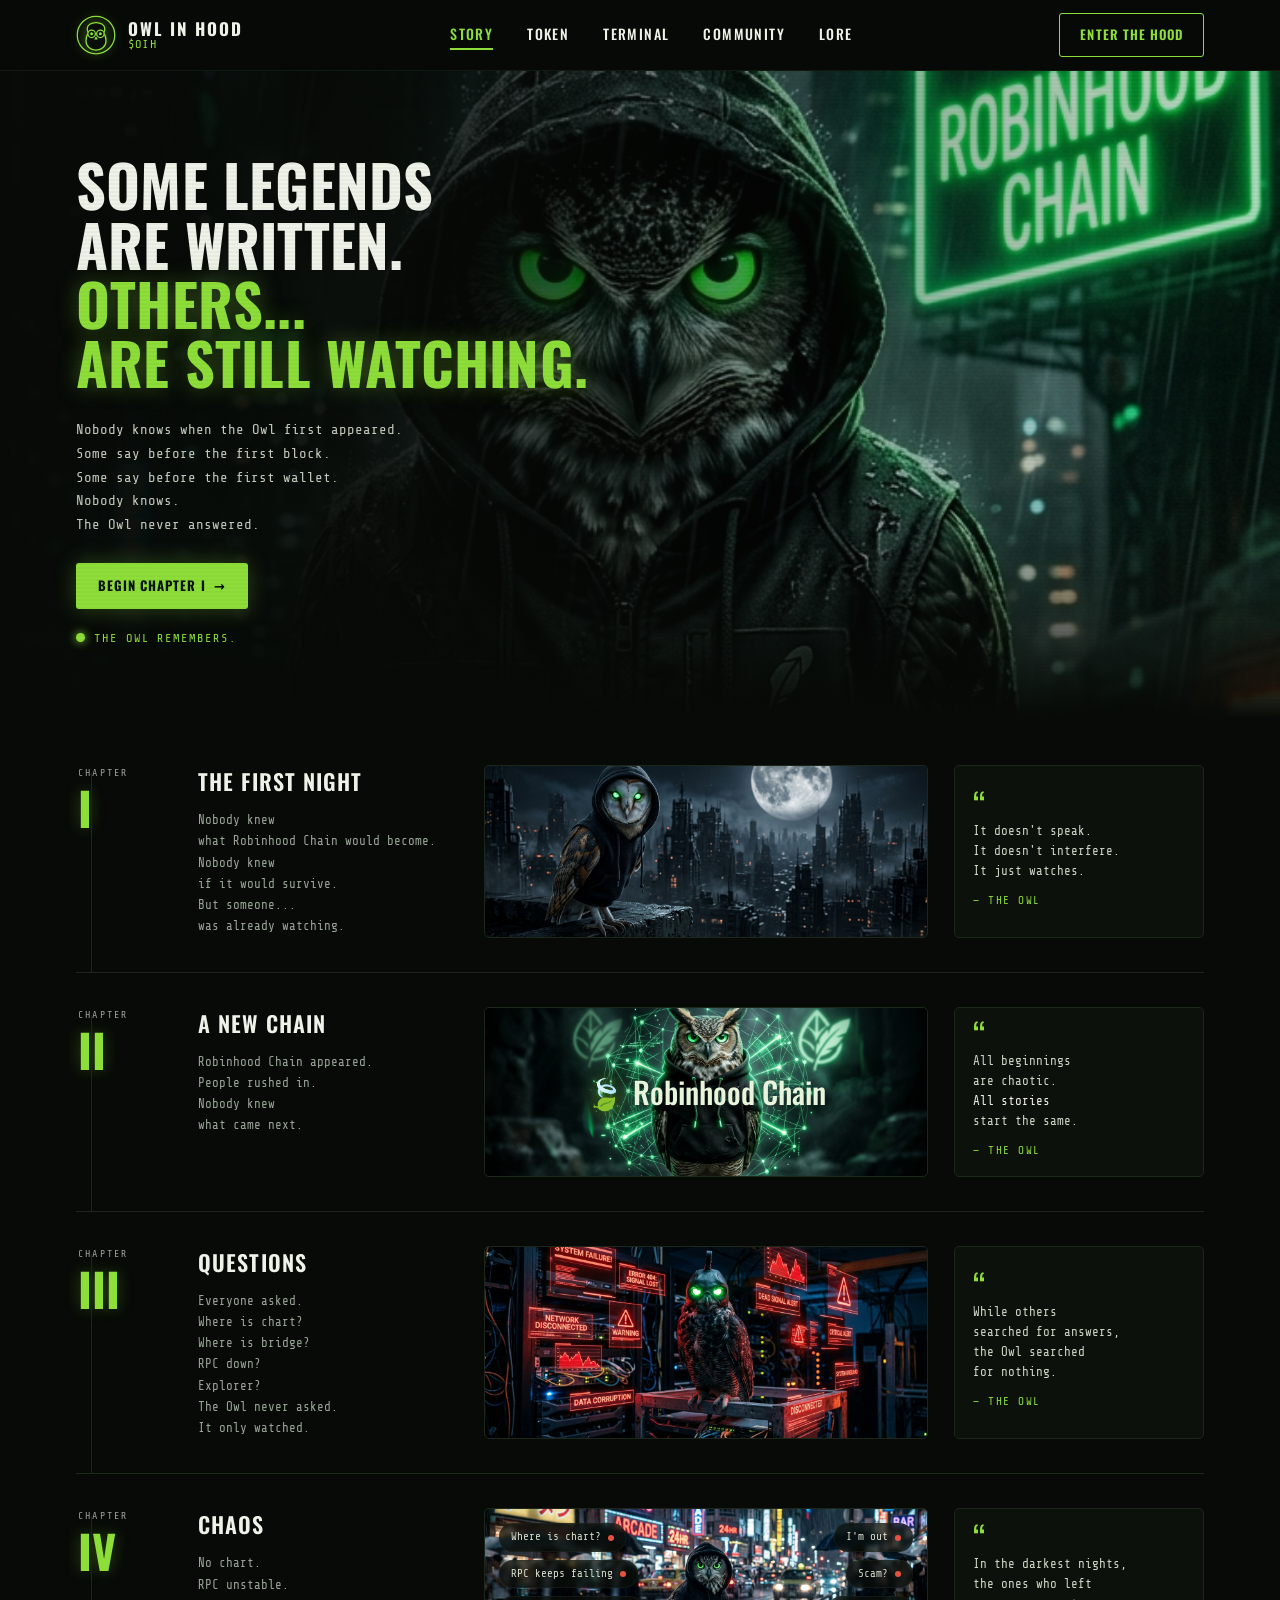
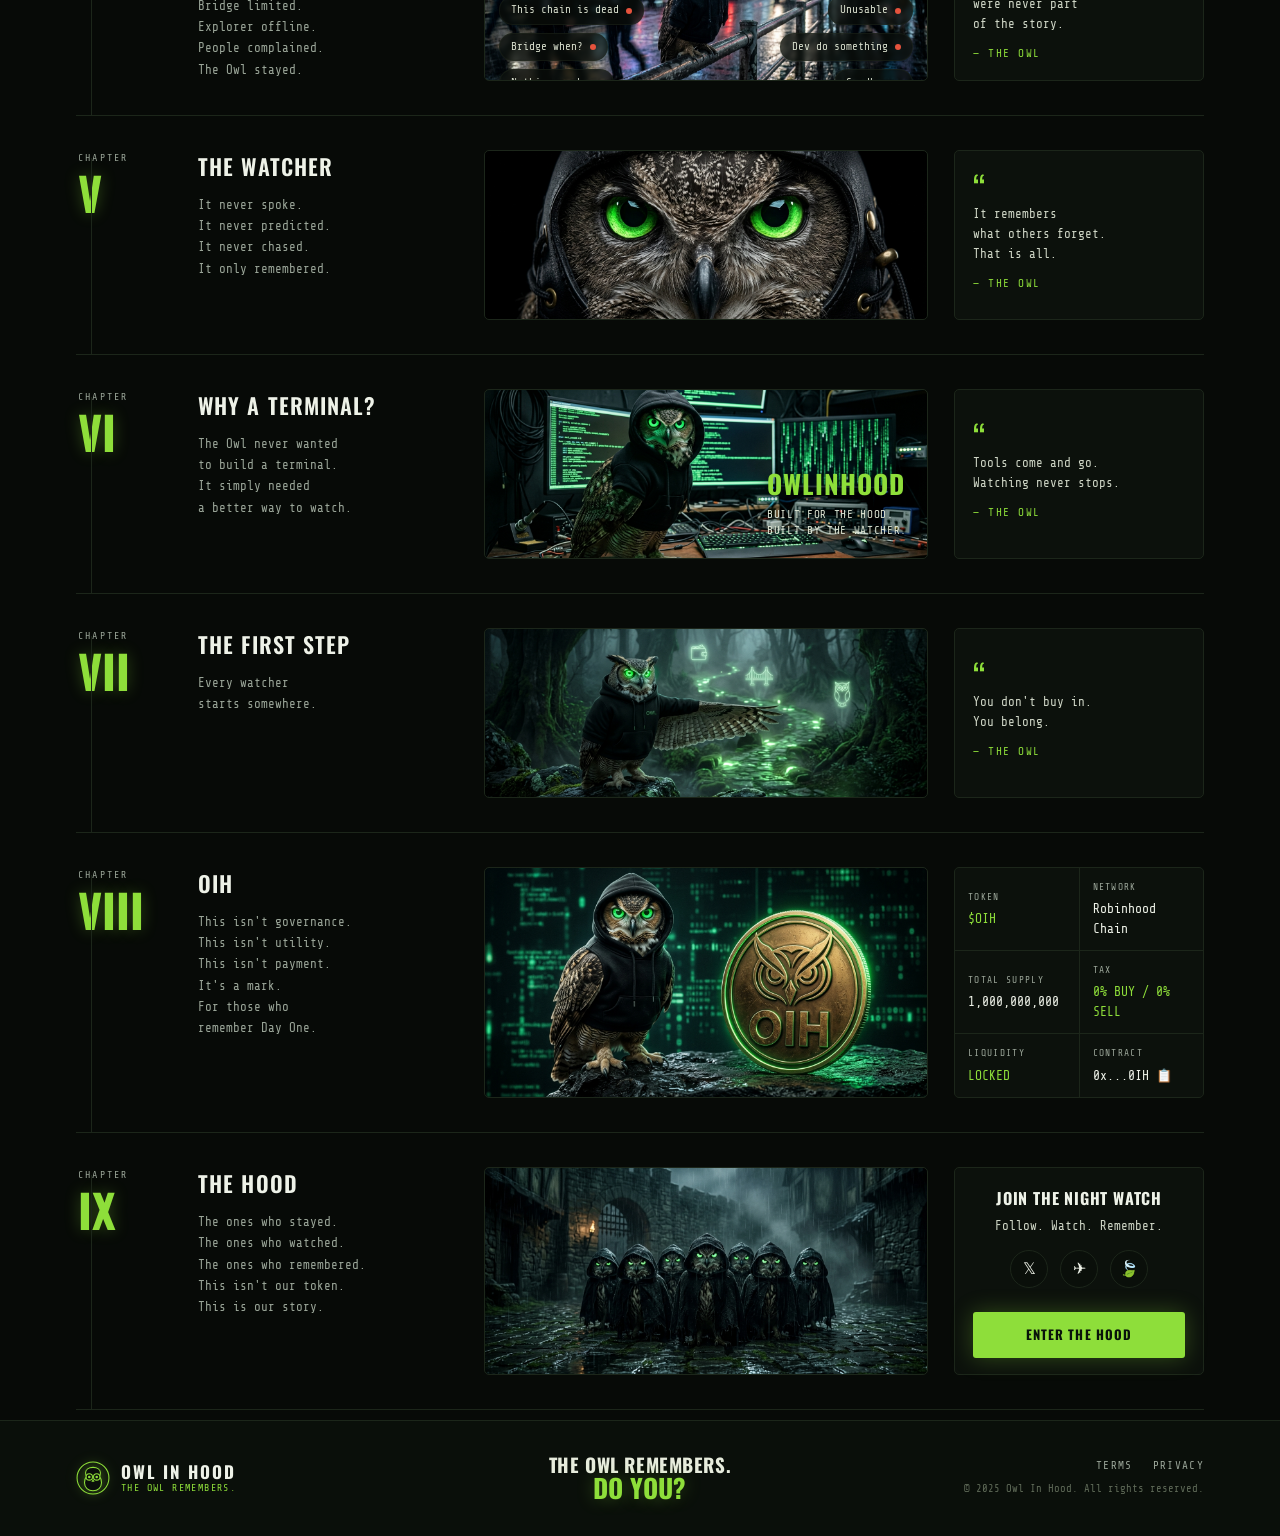
<file: index.html>
<!DOCTYPE html>
<html lang="en">
<head>
<link rel="icon" type="image/png" href="favicon.png" />
<meta http-equiv="Cache-Control" content="no-cache, no-store, must-revalidate" />
<meta http-equiv="Pragma" content="no-cache" />
<meta http-equiv="Expires" content="0" />
  <meta charset="UTF-8">
  <meta name="viewport" content="width=device-width, initial-scale=1">
  <title>Owl In Hood — $OIH | The Owl Remembers</title>
  <link rel="preconnect" href="https://fonts.googleapis.com">
  <link rel="preconnect" href="https://fonts.gstatic.com" crossorigin>
  <link href="https://fonts.googleapis.com/css2?family=Oswald:wght@400;500;600;700&family=Share+Tech+Mono&display=swap" rel="stylesheet">
  <link rel="stylesheet" href="styles.css?v=1783020113">
</head>
<body>

  <!-- ===================== HEADER / NAV ===================== -->
  <header class="site-header">
    <div class="nav-inner">
      <a href="#top" class="brand">
        <span class="brand-owl" aria-hidden="true">
          <svg viewBox="0 0 64 64" width="40" height="40">
            <circle cx="32" cy="32" r="30" fill="none" stroke="#8ede3a" stroke-width="2"/>
            <path d="M18 22c0-6 6-10 14-10s14 4 14 10c0 4-2 7-2 7 3 3 4 8 4 12 0 9-7 15-16 15s-16-6-16-15c0-4 1-9 4-12 0 0-2-3-2-7z" fill="#0a0e0a" stroke="#8ede3a" stroke-width="2"/>
            <circle cx="25" cy="30" r="6" fill="#0a0e0a" stroke="#8ede3a" stroke-width="2"/>
            <circle cx="39" cy="30" r="6" fill="#0a0e0a" stroke="#8ede3a" stroke-width="2"/>
            <circle cx="25" cy="30" r="2.4" fill="#8ede3a"/>
            <circle cx="39" cy="30" r="2.4" fill="#8ede3a"/>
            <path d="M32 34l-3 5h6z" fill="#8ede3a"/>
          </svg>
        </span>
        <span class="brand-text">
          <span class="brand-name">OWL IN HOOD</span>
          <span class="brand-ticker">$OIH</span>
        </span>
      </a>

      <nav class="main-nav">
        <a href="#story" class="active">STORY</a>
        <a href="#token">TOKEN</a>
        <a href="/watching/">TERMINAL</a>
        <a href="#community">COMMUNITY</a>
        <a href="#lore">LORE</a>
      </nav>

      <a href="/watching/" class="btn btn-outline">ENTER THE HOOD</a>
    </div>
  </header>

  <!-- ===================== HERO ===================== -->
  <section class="hero" id="top">
    <div class="hero-media" style="background-image:url('assets/hero_owl.jpeg')"></div>
    <div class="hero-overlay"></div>
    <div class="hero-inner">
      <div class="hero-copy">
        <h1 class="hero-title">
          <span class="line-white">SOME LEGENDS</span>
          <span class="line-white">ARE WRITTEN.</span>
          <span class="line-green">OTHERS...</span>
          <span class="line-green">ARE STILL WATCHING.</span>
        </h1>
        <p class="hero-lede">
          Nobody knows when the Owl first appeared.<br>
          Some say before the first block.<br>
          Some say before the first wallet.<br>
          Nobody knows.<br>
          The Owl never answered.
        </p>
        <a href="#story" class="btn btn-solid">BEGIN CHAPTER I&nbsp;&nbsp;&rarr;</a>
        <div class="hero-status"><span class="dot"></span> THE OWL REMEMBERS.</div>
      </div>
    </div>
  </section>

  <!-- ===================== STORY / CHAPTERS ===================== -->
  <main id="story" class="story">

    <!-- CHAPTER I -->
    <section class="chapter">
      <div class="ch-num"><span class="ch-label">CHAPTER</span><span class="ch-roman">I</span></div>
      <div class="ch-body">
        <h2 class="ch-title">THE FIRST NIGHT</h2>
        <p class="ch-text">Nobody knew<br>what Robinhood Chain would become.<br>Nobody knew<br>if it would survive.<br>But someone...<br>was already watching.</p>
      </div>
      <div class="ch-visual"><div class="ch-img" style="background-image:url('assets/ch1_night.jpeg')"></div></div>
      <blockquote class="ch-quote">
        <span class="q-mark">&ldquo;</span>
        <p>It doesn't speak.<br>It doesn't interfere.<br>It just watches.</p>
        <cite>&mdash; THE OWL</cite>
      </blockquote>
    </section>

    <!-- CHAPTER II -->
    <section class="chapter">
      <div class="ch-num"><span class="ch-label">CHAPTER</span><span class="ch-roman">II</span></div>
      <div class="ch-body">
        <h2 class="ch-title">A NEW CHAIN</h2>
        <p class="ch-text">Robinhood Chain appeared.<br>People rushed in.<br>Nobody knew<br>what came next.</p>
      </div>
      <div class="ch-visual">
        <div class="ch-img" style="background-image:url('assets/ch2_network.jpeg')">
          <div class="rh-badge"><span class="rh-leaf">&#127811;</span> Robinhood Chain</div>
        </div>
      </div>
      <blockquote class="ch-quote">
        <span class="q-mark">&ldquo;</span>
        <p>All beginnings<br>are chaotic.<br><strong>All stories</strong><br>start the same.</p>
        <cite>&mdash; THE OWL</cite>
      </blockquote>
    </section>

    <!-- CHAPTER III -->
    <section class="chapter">
      <div class="ch-num"><span class="ch-label">CHAPTER</span><span class="ch-roman">III</span></div>
      <div class="ch-body">
        <h2 class="ch-title">QUESTIONS</h2>
        <p class="ch-text">Everyone asked.<br>Where is chart?<br>Where is bridge?<br>RPC down?<br>Explorer?<br>The Owl never asked.<br>It only watched.</p>
      </div>
      <div class="ch-visual"><div class="ch-img" style="background-image:url('assets/ch3_questions.jpeg')"></div></div>
      <blockquote class="ch-quote">
        <span class="q-mark">&ldquo;</span>
        <p>While others<br>searched for answers,<br>the Owl searched<br>for nothing.</p>
        <cite>&mdash; THE OWL</cite>
      </blockquote>
    </section>

    <!-- CHAPTER IV -->
    <section class="chapter">
      <div class="ch-num"><span class="ch-label">CHAPTER</span><span class="ch-roman">IV</span></div>
      <div class="ch-body">
        <h2 class="ch-title">CHAOS</h2>
        <p class="ch-text">No chart.<br>RPC unstable.<br>Bridge limited.<br>Explorer offline.<br>People complained.<br>The Owl stayed.</p>
      </div>
      <div class="ch-visual">
        <div class="ch-img" style="background-image:url('assets/ch4_chaos.jpeg')">
          <div class="chat-col left">
            <span class="chat-bubble">Where is chart? <i class="cdot"></i></span>
            <span class="chat-bubble">RPC keeps failing <i class="cdot"></i></span>
            <span class="chat-bubble">This chain is dead <i class="cdot"></i></span>
            <span class="chat-bubble">Bridge when? <i class="cdot"></i></span>
            <span class="chat-bubble">Nothing works <i class="cdot"></i></span>
          </div>
          <div class="chat-col right">
            <span class="chat-bubble">I'm out <i class="cdot"></i></span>
            <span class="chat-bubble">Scam? <i class="cdot"></i></span>
            <span class="chat-bubble">Unusable <i class="cdot"></i></span>
            <span class="chat-bubble">Dev do something <i class="cdot"></i></span>
            <span class="chat-bubble">Goodbye <i class="cdot"></i></span>
          </div>
        </div>
      </div>
      <blockquote class="ch-quote">
        <span class="q-mark">&ldquo;</span>
        <p>In the darkest nights,<br>the ones who left<br>were never part<br>of the story.</p>
        <cite>&mdash; THE OWL</cite>
      </blockquote>
    </section>

    <!-- CHAPTER V -->
    <section class="chapter">
      <div class="ch-num"><span class="ch-label">CHAPTER</span><span class="ch-roman">V</span></div>
      <div class="ch-body">
        <h2 class="ch-title">THE WATCHER</h2>
        <p class="ch-text">It never spoke.<br>It never predicted.<br>It never chased.<br>It only remembered.</p>
      </div>
      <div class="ch-visual"><div class="ch-img" style="background-image:url('assets/ch5_eyes.jpeg')"></div></div>
      <blockquote class="ch-quote">
        <span class="q-mark">&ldquo;</span>
        <p>It remembers<br>what others forget.<br>That is all.</p>
        <cite>&mdash; THE OWL</cite>
      </blockquote>
    </section>

    <!-- CHAPTER VI -->
    <section class="chapter" id="terminal">
      <div class="ch-num"><span class="ch-label">CHAPTER</span><span class="ch-roman">VI</span></div>
      <div class="ch-body">
        <h2 class="ch-title">WHY A TERMINAL?</h2>
        <p class="ch-text">The Owl never wanted<br>to build a terminal.<br>It simply needed<br>a better way to watch.</p>
      </div>
      <div class="ch-visual">
        <div class="ch-img" style="background-image:url('assets/ch6_terminal.jpeg')">
          <div class="term-caption">
            <span class="term-title">OWLINHOOD</span>
            <span class="term-sub">BUILT FOR THE HOOD.<br>BUILT BY THE WATCHER.</span>
          </div>
        </div>
      </div>
      <blockquote class="ch-quote">
        <span class="q-mark">&ldquo;</span>
        <p>Tools come and go.<br>Watching never stops.</p>
        <cite>&mdash; THE OWL</cite>
      </blockquote>
    </section>

    <!-- CHAPTER VII -->
    <section class="chapter">
      <div class="ch-num"><span class="ch-label">CHAPTER</span><span class="ch-roman">VII</span></div>
      <div class="ch-body">
        <h2 class="ch-title">THE FIRST STEP</h2>
        <p class="ch-text">Every watcher<br>starts somewhere.</p>
      </div>
      <div class="ch-visual"><div class="ch-img" style="background-image:url('assets/ch7_step.jpeg')"></div></div>
      <blockquote class="ch-quote">
        <span class="q-mark">&ldquo;</span>
        <p>You don't buy in.<br>You belong.</p>
        <cite>&mdash; THE OWL</cite>
      </blockquote>
    </section>

    <!-- CHAPTER VIII -->
    <section class="chapter" id="token">
      <div class="ch-num"><span class="ch-label">CHAPTER</span><span class="ch-roman">VIII</span></div>
      <div class="ch-body">
        <h2 class="ch-title">OIH</h2>
        <p class="ch-text">This isn't governance.<br>This isn't utility.<br>This isn't payment.<br>It's a mark.<br>For those who<br>remember Day One.</p>
      </div>
      <div class="ch-visual"><div class="ch-img" style="background-image:url('assets/ch8_coin.jpeg')"></div></div>
      <div class="ch-quote token-box">
        <div class="tk-grid">
          <div class="tk-cell"><span class="tk-k">TOKEN</span><span class="tk-v green">$OIH</span></div>
          <div class="tk-cell"><span class="tk-k">NETWORK</span><span class="tk-v">Robinhood Chain</span></div>
          <div class="tk-cell"><span class="tk-k">TOTAL SUPPLY</span><span class="tk-v">1,000,000,000</span></div>
          <div class="tk-cell"><span class="tk-k">TAX</span><span class="tk-v green">0% BUY / 0% SELL</span></div>
          <div class="tk-cell"><span class="tk-k">LIQUIDITY</span><span class="tk-v green">LOCKED</span></div>
          <div class="tk-cell"><span class="tk-k">CONTRACT</span><span class="tk-v">0x...0IH &#128203;</span></div>
        </div>
      </div>
    </section>

    <!-- CHAPTER IX -->
    <section class="chapter" id="community">
      <div class="ch-num"><span class="ch-label">CHAPTER</span><span class="ch-roman">IX</span></div>
      <div class="ch-body">
        <h2 class="ch-title">THE HOOD</h2>
        <p class="ch-text">The ones who stayed.<br>The ones who watched.<br>The ones who remembered.<br>This isn't our token.<br>This is our story.</p>
      </div>
      <div class="ch-visual"><div class="ch-img" style="background-image:url('assets/ch9_hood.jpeg')"></div></div>
      <div class="ch-quote join-box" id="lore">
        <h3 class="join-title">JOIN THE NIGHT WATCH</h3>
        <p class="join-sub">Follow. Watch. Remember.</p>
        <div class="socials">
          <a href="https://x.com/owlinhood" class="soc" aria-label="X" target="_blank" rel="noopener">&#120143;</a>
          <a href="https://t.me/owlinhood" class="soc" aria-label="Telegram" target="_blank" rel="noopener">&#9992;</a>
          <a href="https://robinhoodchain.blockscout.com" class="soc" aria-label="Explorer" target="_blank" rel="noopener">&#127811;</a>
        </div>
        <a href="/watching/" class="btn btn-solid full">ENTER THE HOOD</a>
      </div>
    </section>

  </main>

  <!-- ===================== FOOTER ===================== -->
  <footer class="site-footer">
    <div class="foot-inner">
      <div class="foot-brand">
        <span class="brand-owl small" aria-hidden="true">
          <svg viewBox="0 0 64 64" width="34" height="34">
            <circle cx="32" cy="32" r="30" fill="none" stroke="#8ede3a" stroke-width="2"/>
            <path d="M18 22c0-6 6-10 14-10s14 4 14 10c0 4-2 7-2 7 3 3 4 8 4 12 0 9-7 15-16 15s-16-6-16-15c0-4 1-9 4-12 0 0-2-3-2-7z" fill="#0a0e0a" stroke="#8ede3a" stroke-width="2"/>
            <circle cx="25" cy="30" r="6" fill="#0a0e0a" stroke="#8ede3a" stroke-width="2"/>
            <circle cx="39" cy="30" r="6" fill="#0a0e0a" stroke="#8ede3a" stroke-width="2"/>
            <circle cx="25" cy="30" r="2.4" fill="#8ede3a"/>
            <circle cx="39" cy="30" r="2.4" fill="#8ede3a"/>
            <path d="M32 34l-3 5h6z" fill="#8ede3a"/>
          </svg>
        </span>
        <span class="foot-brand-text">
          <span class="brand-name">OWL IN HOOD</span>
          <span class="foot-tag">THE OWL REMEMBERS.</span>
        </span>
      </div>

      <div class="foot-center">
        <span class="foot-line1">THE OWL REMEMBERS.</span>
        <span class="foot-line2">DO YOU?</span>
      </div>

      <div class="foot-right">
        <div class="foot-links"><a href="#">TERMS</a><a href="#">PRIVACY</a></div>
        <div class="foot-copy">&copy; 2025 Owl In Hood. All rights reserved.</div>
      </div>
    </div>
  </footer>

  <script src="app.js?v=1783020113"></script>
</body>
</html>
</file>
<file: styles.css>
:root{
  --bg:#070a07;
  --bg-2:#0a0f0a;
  --panel:#0c110c;
  --green:#8ede3a;
  --green-dim:#6ba82b;
  --green-soft:#a7e86a;
  --white:#eef2e8;
  --muted:#9aa598;
  --line:#1c261a;
  --red:#e5533d;
  --amber:#e0b93a;
  --mono:'Share Tech Mono', ui-monospace, monospace;
  --disp:'Oswald', system-ui, sans-serif;
}

*{box-sizing:border-box;margin:0;padding:0}
html{scroll-behavior:smooth}
body{
  background:var(--bg);
  color:var(--white);
  font-family:var(--mono);
  font-size:14px;
  line-height:1.5;
  -webkit-font-smoothing:antialiased;
  overflow-x:hidden;
}
a{color:inherit;text-decoration:none}
img{max-width:100%;display:block}

/* ---------- shared shell ---------- */
.nav-inner,.foot-inner{max-width:1180px;margin:0 auto;padding:0 26px}

/* ---------- buttons ---------- */
.btn{
  display:inline-flex;align-items:center;justify-content:center;
  font-family:var(--disp);font-weight:600;letter-spacing:.08em;
  text-transform:uppercase;font-size:13px;cursor:pointer;
  transition:.18s ease;white-space:nowrap;
}
.btn-outline{
  border:1px solid var(--green);color:var(--green);
  padding:11px 20px;border-radius:3px;background:transparent;
}
.btn-outline:hover{background:var(--green);color:#08120a;box-shadow:0 0 18px rgba(142,222,58,.4)}
.btn-solid{
  background:var(--green);color:#08120a;
  padding:13px 22px;border-radius:3px;font-weight:700;
  box-shadow:0 0 22px rgba(142,222,58,.28);
}
.btn-solid:hover{background:var(--green-soft);box-shadow:0 0 30px rgba(142,222,58,.5)}
.btn-solid.full{width:100%;margin-top:16px}

/* ---------- header ---------- */
.site-header{
  position:sticky;top:0;z-index:50;
  background:rgba(7,10,7,.82);
  backdrop-filter:blur(8px);
  border-bottom:1px solid rgba(28,38,26,.6);
}
.nav-inner{height:70px;display:flex;align-items:center;justify-content:space-between;gap:20px}
.brand{display:flex;align-items:center;gap:12px}
.brand-owl svg{display:block;filter:drop-shadow(0 0 6px rgba(142,222,58,.35))}
.brand-text{display:flex;flex-direction:column;line-height:1.05}
.brand-name{font-family:var(--disp);font-weight:700;letter-spacing:.12em;font-size:17px;color:var(--white)}
.brand-ticker{color:var(--green);font-size:12px;letter-spacing:.1em}
.main-nav{display:flex;gap:34px}
.main-nav a{
  font-family:var(--disp);font-weight:500;letter-spacing:.1em;
  font-size:14px;color:var(--white);padding-bottom:4px;position:relative;
  transition:.15s;
}
.main-nav a:hover{color:var(--green)}
.main-nav a.active{color:var(--green)}
.main-nav a.active::after{
  content:"";position:absolute;left:0;right:0;bottom:-2px;height:2px;background:var(--green);
}

/* ---------- hero ---------- */
.hero{position:relative;min-height:660px;display:flex;align-items:center;overflow:hidden}
.hero-media{
  position:absolute;inset:0;background-size:cover;background-position:center right;
}
.hero-overlay{
  position:absolute;inset:0;
  background:
    linear-gradient(90deg, var(--bg) 0%, rgba(7,10,7,.92) 30%, rgba(7,10,7,.35) 60%, rgba(7,10,7,.15) 100%),
    linear-gradient(0deg, var(--bg) 2%, transparent 30%);
}
.hero-inner{position:relative;z-index:2;max-width:1180px;margin:0 auto;padding:60px 26px;width:100%}
.hero-copy{max-width:560px}
.hero-title{font-family:var(--disp);font-weight:700;line-height:1.02;letter-spacing:.01em;margin-bottom:26px}
.hero-title span{display:block;font-size:clamp(30px,5vw,58px);text-transform:uppercase}
.line-white{color:var(--white)}
.line-green{color:var(--green);text-shadow:0 0 22px rgba(142,222,58,.35)}
.hero-lede{color:#c7cdbe;font-size:14px;line-height:1.7;margin-bottom:26px}
.hero-status{margin-top:20px;color:var(--green);letter-spacing:.16em;font-size:12px;display:flex;align-items:center;gap:9px}
.hero-status .dot{width:9px;height:9px;border-radius:50%;background:var(--green);box-shadow:0 0 10px var(--green);animation:pulse 2s infinite}
@keyframes pulse{0%,100%{opacity:1}50%{opacity:.35}}

/* ---------- story / chapters ---------- */
.story{max-width:1180px;margin:0 auto;padding:0 26px}
.chapter{
  display:grid;
  grid-template-columns:96px 260px 1fr 250px;
  gap:26px;align-items:stretch;
  padding:34px 0;
  border-bottom:1px solid var(--line);
  position:relative;
}
/* chapter number column */
.ch-num{position:relative;padding-left:2px}
.ch-num::after{
  content:"";position:absolute;left:15px;top:8px;bottom:-34px;width:1px;background:var(--line);
}
.ch-label{display:block;color:var(--muted);font-size:10px;letter-spacing:.22em;margin-bottom:4px}
.ch-roman{
  display:block;font-family:var(--disp);font-weight:700;color:var(--green);
  font-size:46px;line-height:1;text-shadow:0 0 16px rgba(142,222,58,.3);
}
/* body text */
.ch-title{font-family:var(--disp);font-weight:600;letter-spacing:.05em;font-size:22px;text-transform:uppercase;color:var(--white);margin-bottom:12px}
.ch-text{color:var(--muted);font-size:12.5px;line-height:1.7}
/* visual */
.ch-visual{min-width:0}
.ch-img{
  position:relative;width:100%;height:100%;min-height:170px;border-radius:5px;
  background-size:cover;background-position:center;border:1px solid var(--line);
  overflow:hidden;
}
.ch-img.coin{background-size:contain;background-repeat:no-repeat;background-color:#060a06;border-color:transparent}

/* quote */
.ch-quote{
  border:1px solid var(--line);border-radius:5px;background:var(--panel);
  padding:18px 18px 16px;position:relative;display:flex;flex-direction:column;justify-content:center;
}
.q-mark{color:var(--green);font-family:var(--disp);font-size:34px;line-height:.5;margin-bottom:8px;display:block}
.ch-quote p{color:#cfd6c6;font-size:12.5px;line-height:1.6;margin-bottom:12px}
.ch-quote p strong{color:var(--white);font-weight:400}
.ch-quote cite{color:var(--green);font-style:normal;letter-spacing:.14em;font-size:11px}

/* ---------- chapter II robinhood badge ---------- */
.rh-badge{
  position:absolute;inset:0;display:flex;align-items:center;justify-content:center;
  gap:10px;font-size:clamp(18px,2.6vw,30px);color:#e9f4dd;font-family:var(--disp);font-weight:500;
  text-shadow:0 0 20px rgba(0,0,0,.7);
}
.rh-leaf{color:var(--green);filter:drop-shadow(0 0 8px rgba(142,222,58,.6))}

/* ---------- chapter III cards ---------- */
.ch-cards{display:grid;grid-template-columns:repeat(4,1fr);gap:10px;height:100%;min-height:170px}
.hc-card{
  border:1px solid #243020;border-radius:4px;background:#0b0f0b;
  padding:12px 10px;display:flex;flex-direction:column;justify-content:space-between;
  position:relative;overflow:hidden;
}
.hc-head{font-family:var(--disp);font-weight:600;letter-spacing:.04em;font-size:15px;line-height:1.1}
.hc-head.red{color:var(--red)}
.hc-head.green{color:var(--green)}
.hc-foot{font-size:9px;letter-spacing:.1em;margin-top:6px}
.hc-foot.red{color:var(--red)}
.hc-chart{flex:1;display:flex;align-items:center;margin:6px 0}
.hc-chart svg{width:100%;height:40px}
.hc-icon{font-size:22px;align-self:flex-end;margin-top:auto}
.hc-icon.warn{color:var(--amber)}
.hc-icon.err{color:var(--red)}

/* ---------- chapter IV chat overlay ---------- */
.chat-col{position:absolute;top:14px;display:flex;flex-direction:column;gap:8px}
.chat-col.left{left:14px;align-items:flex-start}
.chat-col.right{right:14px;align-items:flex-end}
.chat-bubble{
  background:rgba(10,14,10,.72);border:1px solid #2a352450;border-radius:14px;
  padding:5px 11px;font-size:11px;color:#d6dccb;display:inline-flex;align-items:center;gap:7px;
  backdrop-filter:blur(2px);white-space:nowrap;
}
.chat-bubble .cdot{width:6px;height:6px;border-radius:50%;background:var(--red);display:inline-block}

/* ---------- chapter VI terminal caption ---------- */
.term-caption{position:absolute;right:20px;bottom:18px;text-align:left;text-shadow:0 0 14px rgba(0,0,0,.8)}
.term-title{display:block;font-family:var(--disp);font-weight:700;color:var(--green);font-size:clamp(18px,2.4vw,26px);letter-spacing:.04em}
.term-sub{display:block;color:#dfe6d5;font-size:11px;letter-spacing:.06em;margin-top:4px;line-height:1.5}

/* ---------- chapter VII steps ---------- */
.steps{display:grid;grid-template-columns:repeat(4,1fr);gap:12px;height:100%;min-height:170px;align-items:center}
.step{display:flex;flex-direction:column;align-items:center;gap:8px;text-align:center;padding:10px 4px}
.step-num{font-family:var(--disp);font-weight:700;color:var(--green);font-size:20px}
.step-ico{font-size:26px;filter:drop-shadow(0 0 8px rgba(142,222,58,.4));line-height:1}
.step-txt{color:var(--muted);font-size:11px;line-height:1.5}

/* ---------- chapter VIII token box ---------- */
.token-box{padding:0;border:none;background:transparent;justify-content:stretch}
.tk-grid{display:grid;grid-template-columns:1fr 1fr;gap:1px;background:var(--line);border:1px solid var(--line);border-radius:5px;overflow:hidden;height:100%}
.tk-cell{background:var(--panel);padding:12px 13px;display:flex;flex-direction:column;gap:5px;justify-content:center}
.tk-k{color:var(--muted);font-size:9.5px;letter-spacing:.14em}
.tk-v{color:var(--white);font-size:13px}
.tk-v.green{color:var(--green)}

/* ---------- chapter IX join box ---------- */
.join-box{align-items:center;text-align:center;gap:2px}
.join-title{font-family:var(--disp);font-weight:700;letter-spacing:.05em;font-size:16px;color:var(--white);margin-bottom:4px}
.join-sub{color:var(--muted);font-size:11.5px;margin-bottom:14px}
.socials{display:flex;gap:12px;justify-content:center;margin-bottom:6px}
.soc{
  width:38px;height:38px;border-radius:50%;border:1px solid var(--line);
  display:flex;align-items:center;justify-content:center;font-size:16px;color:var(--white);
  transition:.15s;background:#0a0f0a;
}
.soc:hover{border-color:var(--green);color:var(--green);box-shadow:0 0 12px rgba(142,222,58,.35)}

/* ---------- footer ---------- */
.site-footer{border-top:1px solid var(--line);background:var(--bg-2);margin-top:10px}
.foot-inner{display:grid;grid-template-columns:1fr auto 1fr;align-items:center;gap:20px;padding-top:34px;padding-bottom:34px}
.foot-brand{display:flex;align-items:center;gap:11px}
.foot-brand-text{display:flex;flex-direction:column;line-height:1.1}
.foot-tag{color:var(--green);font-size:10px;letter-spacing:.14em}
.foot-center{text-align:center;font-family:var(--disp);font-weight:700;line-height:1.05}
.foot-line1{display:block;color:#e7ecdd;font-size:19px;letter-spacing:.03em}
.foot-line2{display:block;color:var(--green);font-size:26px;text-shadow:0 0 18px rgba(142,222,58,.3)}
.foot-right{display:flex;flex-direction:column;align-items:flex-end;gap:8px}
.foot-links{display:flex;gap:20px}
.foot-links a{color:var(--muted);font-size:11px;letter-spacing:.12em}
.foot-links a:hover{color:var(--green)}
.foot-copy{color:#5f6a58;font-size:10.5px}

/* ============ RESPONSIVE ============ */
@media (max-width:1000px){
  .main-nav{display:none}
  .chapter{grid-template-columns:70px 1fr;gap:16px 18px}
  .ch-num::after{display:none}
  .ch-visual{grid-column:1 / -1;order:3}
  .ch-quote,.token-box,.join-box{grid-column:1 / -1;order:4}
  .ch-body{grid-column:2}
}
@media (max-width:560px){
  .nav-inner{padding:0 16px}
  .btn-outline{padding:8px 13px;font-size:11px}
  .hero-inner{padding:40px 16px}
  .story{padding:0 16px}
  .chapter{grid-template-columns:56px 1fr;padding:26px 0}
  .ch-roman{font-size:34px}
  .ch-cards{grid-template-columns:repeat(2,1fr)}
  .steps{grid-template-columns:repeat(2,1fr)}
  .tk-grid{grid-template-columns:1fr}
  .foot-inner{grid-template-columns:1fr;justify-items:center;text-align:center}
  .foot-right{align-items:center}
  .chat-bubble{font-size:9px;padding:3px 7px}
}


/* ===== VISUAL EFFECTS ===== */

/* Scanline overlay on hero */
.hero::after {
  content: "";
  position: absolute;
  inset: 0;
  z-index: 3;
  pointer-events: none;
  background: repeating-linear-gradient(
    0deg,
    transparent,
    transparent 2px,
    rgba(0, 0, 0, 0.03) 2px,
    rgba(0, 0, 0, 0.03) 4px
  );
  animation: scanlines 8s linear infinite;
}
@keyframes scanlines {
  0% { background-position: 0 0; }
  100% { background-position: 0 100vh; }
}

/* Glitch effect on brand name hover */
.brand-name {
  position: relative;
  transition: 0.2s;
}
.brand-name:hover {
  animation: glitch 0.3s ease;
  text-shadow: 2px 0 #ff0040, -2px 0 #0ff;
}
@keyframes glitch {
  0% { text-shadow: 2px 0 #ff0040, -2px 0 #0ff; transform: translate(0); }
  20% { text-shadow: -2px 0 #ff0040, 2px 0 #0ff; transform: translate(-2px, 1px); }
  40% { text-shadow: 2px 0 #0ff, -2px 0 #ff0040; transform: translate(2px, -1px); }
  60% { text-shadow: -1px 0 #ff0040, 1px 0 #0ff; transform: translate(-1px, 2px); }
  80% { text-shadow: 1px 0 #0ff, -1px 0 #ff0040; transform: translate(1px, -2px); }
  100% { text-shadow: none; transform: translate(0); }
}

/* Neon flicker on $OIH ticker */
.brand-ticker {
  animation: neonFlicker 3s ease-in-out infinite;
}
@keyframes neonFlicker {
  0%, 19%, 21%, 23%, 25%, 54%, 56%, 100% {
    text-shadow: 0 0 7px rgba(142,222,58,0.6), 0 0 20px rgba(142,222,58,0.3);
    opacity: 1;
  }
  20%, 24%, 55% {
    text-shadow: none;
    opacity: 0.7;
  }
}

/* Chapter scroll highlight — subtle glow, no hiding */
.chapter {
  transition: box-shadow 0.6s ease;
}
.chapter.visible {
  box-shadow: 0 0 20px rgba(142,222,58,0.06);
}

/* Chapter image glow on scroll */
.ch-img {
  transition: box-shadow 0.6s ease, transform 0.6s ease;
}
.chapter.visible .ch-img {
  box-shadow: 0 0 30px rgba(142,222,58,0.12);
}

/* Hero parallax subtle */
.hero-media {
  will-change: transform;
}

/* Social icon hover glow */
.soc:hover {
  animation: socPulse 0.4s ease;
}
@keyframes socPulse {
  0% { transform: scale(1); }
  50% { transform: scale(1.15); }
  100% { transform: scale(1); }
}
</file>
